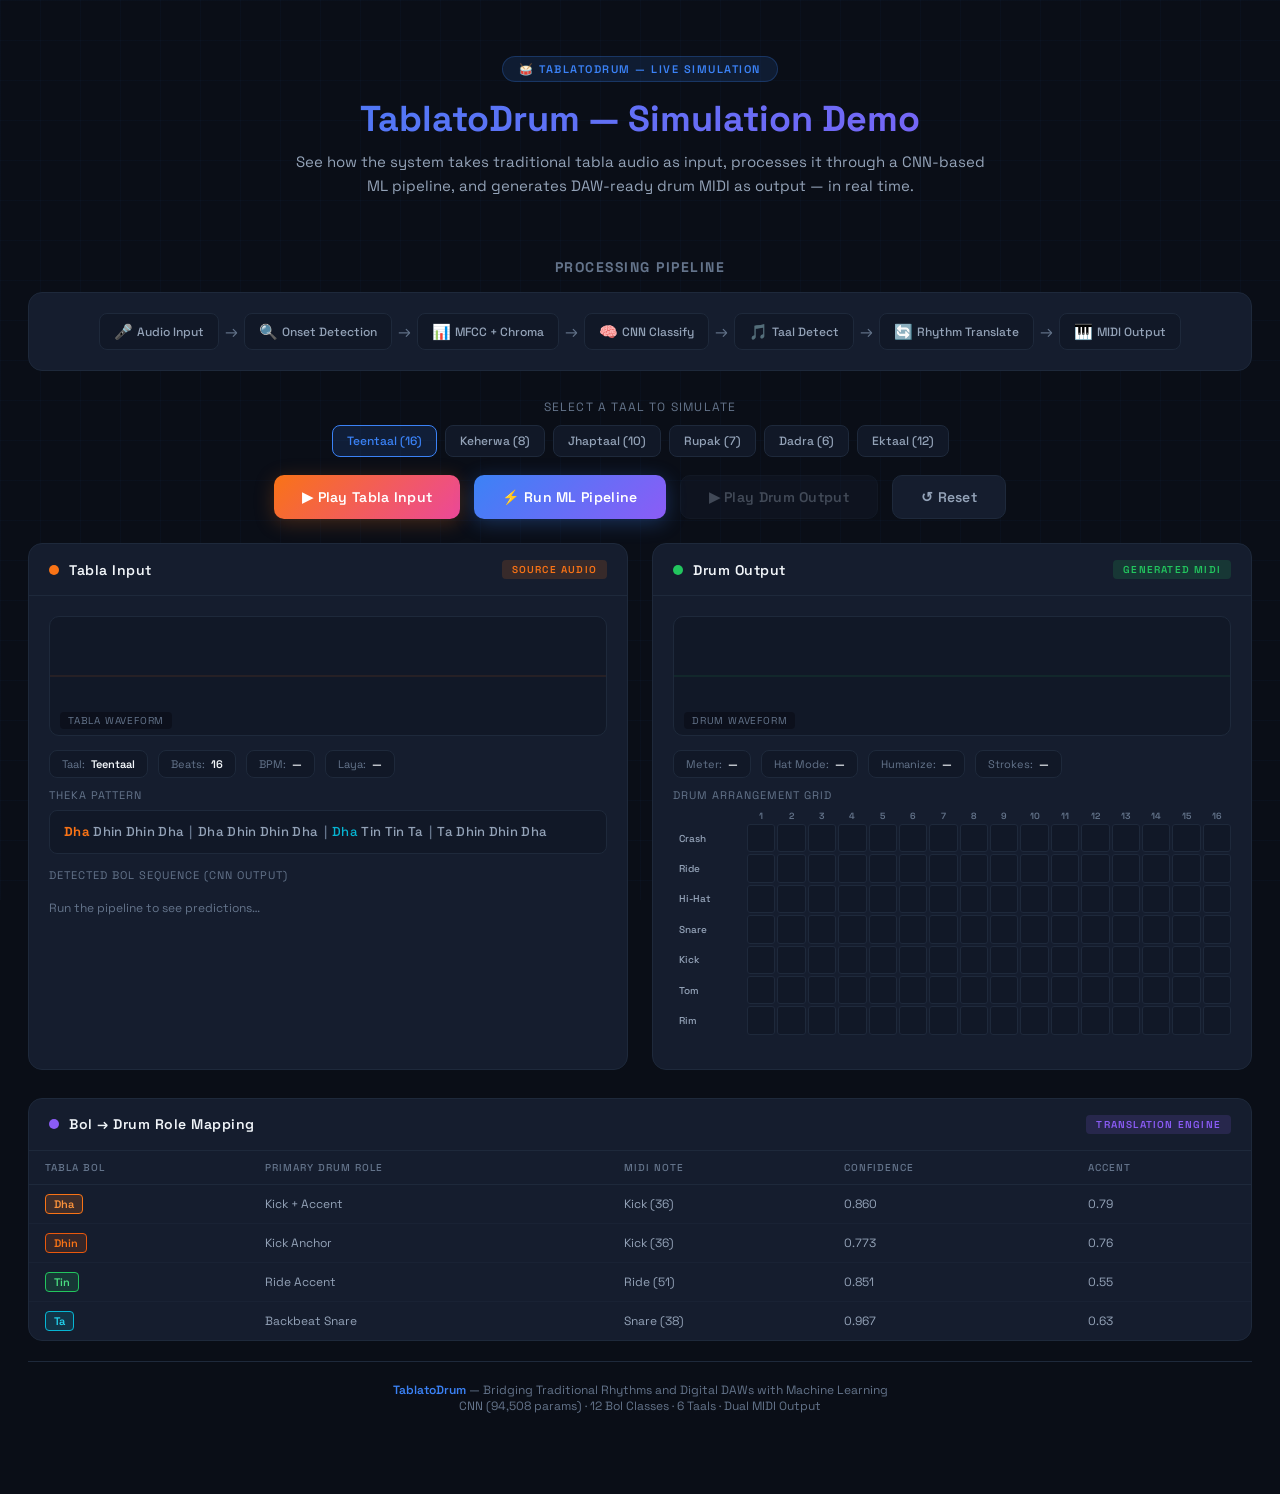
<file: frontend/simulation.html>
<!DOCTYPE html>
<html lang="en">
<head>
    <meta charset="UTF-8">
    <meta name="viewport" content="width=device-width, initial-scale=1.0">
    <title>TablatoDrum — Project Simulation Demo</title>
    <link href="https://fonts.googleapis.com/css2?family=Space+Grotesk:wght@300;400;500;600;700&display=swap" rel="stylesheet">
    <style>
        *, *::before, *::after { box-sizing: border-box; margin: 0; padding: 0; }

        :root {
            --bg-primary: #0a0e17;
            --bg-secondary: #111827;
            --bg-card: #151d2e;
            --bg-card-hover: #1a2540;
            --border: #1e293b;
            --border-glow: #3b82f680;
            --text-primary: #f1f5f9;
            --text-secondary: #94a3b8;
            --text-muted: #64748b;
            --accent-blue: #3b82f6;
            --accent-cyan: #06b6d4;
            --accent-purple: #8b5cf6;
            --accent-orange: #f97316;
            --accent-green: #22c55e;
            --accent-red: #ef4444;
            --accent-pink: #ec4899;
            --accent-amber: #f59e0b;
            --gradient-primary: linear-gradient(135deg, #3b82f6, #8b5cf6);
            --gradient-warm: linear-gradient(135deg, #f97316, #ec4899);
            --gradient-cool: linear-gradient(135deg, #06b6d4, #3b82f6);
        }

        body {
            font-family: 'Space Grotesk', sans-serif;
            background: var(--bg-primary);
            color: var(--text-primary);
            overflow-x: hidden;
            min-height: 100vh;
        }

        /* Background Grid */
        body::before {
            content: '';
            position: fixed;
            inset: 0;
            background:
                linear-gradient(rgba(59, 130, 246, 0.03) 1px, transparent 1px),
                linear-gradient(90deg, rgba(59, 130, 246, 0.03) 1px, transparent 1px);
            background-size: 40px 40px;
            pointer-events: none;
            z-index: 0;
        }

        .page-container {
            position: relative;
            z-index: 1;
            max-width: 1440px;
            margin: 0 auto;
            padding: 20px 28px 60px;
        }

        /* ─── Header ─── */
        .demo-header {
            text-align: center;
            padding: 36px 0 28px;
        }
        .demo-header .badge {
            display: inline-block;
            background: rgba(59, 130, 246, 0.12);
            border: 1px solid rgba(59, 130, 246, 0.25);
            color: var(--accent-blue);
            font-size: 11px;
            font-weight: 600;
            letter-spacing: 1.5px;
            text-transform: uppercase;
            padding: 5px 16px;
            border-radius: 20px;
            margin-bottom: 14px;
        }
        .demo-header h1 {
            font-size: 36px;
            font-weight: 700;
            background: var(--gradient-primary);
            -webkit-background-clip: text;
            -webkit-text-fill-color: transparent;
            margin-bottom: 8px;
        }
        .demo-header p {
            color: var(--text-secondary);
            font-size: 15px;
            max-width: 700px;
            margin: 0 auto;
            line-height: 1.6;
        }

        /* ─── Pipeline Visualizer ─── */
        .pipeline-section {
            margin: 32px 0 28px;
        }
        .pipeline-section h2 {
            font-size: 14px;
            text-transform: uppercase;
            letter-spacing: 1.5px;
            color: var(--text-muted);
            margin-bottom: 16px;
            text-align: center;
        }
        .pipeline-track {
            display: flex;
            align-items: center;
            justify-content: center;
            gap: 6px;
            flex-wrap: wrap;
            padding: 20px;
            background: var(--bg-card);
            border: 1px solid var(--border);
            border-radius: 14px;
        }
        .pipe-step {
            display: flex;
            align-items: center;
            gap: 4px;
            padding: 8px 14px;
            border-radius: 8px;
            font-size: 12px;
            font-weight: 500;
            background: var(--bg-secondary);
            border: 1px solid var(--border);
            color: var(--text-secondary);
            transition: all 0.5s ease;
            white-space: nowrap;
        }
        .pipe-step .step-icon { font-size: 15px; }
        .pipe-step.active {
            background: rgba(59, 130, 246, 0.15);
            border-color: var(--accent-blue);
            color: var(--accent-blue);
            box-shadow: 0 0 16px rgba(59, 130, 246, 0.2);
        }
        .pipe-step.done {
            background: rgba(34, 197, 94, 0.12);
            border-color: var(--accent-green);
            color: var(--accent-green);
        }
        .pipe-arrow {
            color: var(--text-muted);
            font-size: 16px;
            transition: color 0.4s;
        }
        .pipe-arrow.done { color: var(--accent-green); }

        /* ─── Main Grid ─── */
        .main-grid {
            display: grid;
            grid-template-columns: 1fr 1fr;
            gap: 24px;
            margin-bottom: 28px;
        }
        @media (max-width: 900px) { .main-grid { grid-template-columns: 1fr; } }

        .panel {
            background: var(--bg-card);
            border: 1px solid var(--border);
            border-radius: 14px;
            overflow: hidden;
            display: flex;
            flex-direction: column;
        }
        .panel-header {
            display: flex;
            align-items: center;
            gap: 10px;
            padding: 16px 20px;
            border-bottom: 1px solid var(--border);
        }
        .panel-header .dot {
            width: 10px;
            height: 10px;
            border-radius: 50%;
        }
        .panel-header h3 {
            font-size: 14px;
            font-weight: 600;
            letter-spacing: 0.5px;
        }
        .panel-header .tag {
            margin-left: auto;
            font-size: 10px;
            text-transform: uppercase;
            letter-spacing: 1.2px;
            padding: 3px 10px;
            border-radius: 4px;
            font-weight: 600;
        }
        .panel-body {
            padding: 20px;
            flex: 1;
            display: flex;
            flex-direction: column;
        }

        /* Input Panel */
        .input-panel .dot { background: var(--accent-orange); }
        .input-panel .tag { background: rgba(249, 115, 22, 0.15); color: var(--accent-orange); }

        /* Output Panel */
        .output-panel .dot { background: var(--accent-green); }
        .output-panel .tag { background: rgba(34, 197, 94, 0.15); color: var(--accent-green); }

        /* Canvas Waveforms */
        .waveform-wrap {
            position: relative;
            width: 100%;
            height: 120px;
            background: var(--bg-secondary);
            border-radius: 10px;
            border: 1px solid var(--border);
            overflow: hidden;
            margin-bottom: 14px;
        }
        .waveform-wrap canvas {
            width: 100%;
            height: 100%;
            display: block;
        }
        .waveform-label {
            position: absolute;
            bottom: 6px;
            left: 10px;
            font-size: 10px;
            color: var(--text-muted);
            letter-spacing: 0.8px;
            text-transform: uppercase;
            background: rgba(10, 14, 23, 0.7);
            padding: 2px 8px;
            border-radius: 4px;
        }

        /* Taal Selector */
        .taal-selector {
            display: flex;
            gap: 8px;
            flex-wrap: wrap;
            margin-bottom: 14px;
        }
        .taal-btn {
            padding: 7px 14px;
            border-radius: 8px;
            border: 1px solid var(--border);
            background: var(--bg-secondary);
            color: var(--text-secondary);
            font-family: inherit;
            font-size: 12px;
            font-weight: 500;
            cursor: pointer;
            transition: all 0.25s;
        }
        .taal-btn:hover { border-color: var(--accent-blue); color: var(--text-primary); }
        .taal-btn.active {
            background: rgba(59, 130, 246, 0.15);
            border-color: var(--accent-blue);
            color: var(--accent-blue);
        }

        /* Bol Sequence Display */
        .bol-strip {
            display: flex;
            flex-wrap: wrap;
            gap: 5px;
            margin-bottom: 14px;
            min-height: 36px;
            align-items: center;
        }
        .bol-chip {
            display: inline-flex;
            align-items: center;
            gap: 4px;
            padding: 5px 10px;
            border-radius: 6px;
            font-size: 12px;
            font-weight: 600;
            border: 1px solid transparent;
            opacity: 0;
            transform: translateY(8px);
            transition: all 0.35s ease;
        }
        .bol-chip.show {
            opacity: 1;
            transform: translateY(0);
        }
        .bol-chip .conf {
            font-size: 9px;
            font-weight: 400;
            opacity: 0.7;
        }

        /* Drum grid */
        .drum-grid {
            display: grid;
            grid-template-columns: 80px repeat(16, 1fr);
            gap: 2px;
            font-size: 10px;
            margin-bottom: 14px;
        }
        .drum-grid .row-label {
            display: flex;
            align-items: center;
            padding: 0 6px;
            color: var(--text-secondary);
            font-weight: 500;
            font-size: 10px;
            white-space: nowrap;
        }
        .drum-cell {
            aspect-ratio: 1;
            border-radius: 3px;
            background: var(--bg-secondary);
            border: 1px solid var(--border);
            display: flex;
            align-items: center;
            justify-content: center;
            transition: all 0.3s ease;
            min-height: 22px;
        }
        .drum-cell.hit {
            border-color: transparent;
        }
        .drum-cell .hit-dot {
            width: 7px;
            height: 7px;
            border-radius: 50%;
            opacity: 0;
            transform: scale(0);
            transition: all 0.3s ease;
        }
        .drum-cell.hit .hit-dot {
            opacity: 1;
            transform: scale(1);
        }
        .beat-num {
            font-size: 9px;
            color: var(--text-muted);
            text-align: center;
            font-weight: 600;
        }

        /* Metadata & Stats */
        .meta-row {
            display: flex;
            gap: 10px;
            flex-wrap: wrap;
            margin-bottom: 10px;
        }
        .meta-pill {
            display: flex;
            align-items: center;
            gap: 6px;
            padding: 6px 12px;
            border-radius: 8px;
            background: var(--bg-secondary);
            border: 1px solid var(--border);
            font-size: 11px;
        }
        .meta-pill .meta-label { color: var(--text-muted); }
        .meta-pill .meta-value { color: var(--text-primary); font-weight: 600; }

        /* Controls */
        .controls-bar {
            display: flex;
            justify-content: center;
            gap: 14px;
            margin-bottom: 24px;
            flex-wrap: wrap;
        }
        .ctrl-btn {
            display: inline-flex;
            align-items: center;
            gap: 8px;
            padding: 12px 28px;
            border-radius: 10px;
            border: none;
            font-family: inherit;
            font-size: 14px;
            font-weight: 600;
            cursor: pointer;
            transition: all 0.3s ease;
            letter-spacing: 0.3px;
        }
        .ctrl-btn:disabled {
            opacity: 0.4;
            cursor: not-allowed;
        }
        .btn-primary {
            background: var(--gradient-primary);
            color: #fff;
            box-shadow: 0 4px 20px rgba(59, 130, 246, 0.3);
        }
        .btn-primary:hover:not(:disabled) {
            box-shadow: 0 6px 28px rgba(59, 130, 246, 0.45);
            transform: translateY(-1px);
        }
        .btn-secondary {
            background: var(--bg-card);
            color: var(--text-secondary);
            border: 1px solid var(--border);
        }
        .btn-secondary:hover:not(:disabled) {
            border-color: var(--accent-blue);
            color: var(--text-primary);
        }
        .btn-warm {
            background: var(--gradient-warm);
            color: #fff;
            box-shadow: 0 4px 20px rgba(249, 115, 22, 0.25);
        }
        .btn-warm:hover:not(:disabled) {
            box-shadow: 0 6px 28px rgba(249, 115, 22, 0.4);
            transform: translateY(-1px);
        }

        /* Progress bar */
        .progress-track {
            height: 4px;
            background: var(--bg-secondary);
            border-radius: 4px;
            overflow: hidden;
            margin: 10px 0;
        }
        .progress-fill {
            height: 100%;
            width: 0%;
            background: var(--gradient-primary);
            border-radius: 4px;
            transition: width 0.3s ease;
        }

        /* Mapping Table */
        .mapping-section {
            background: var(--bg-card);
            border: 1px solid var(--border);
            border-radius: 14px;
            overflow: hidden;
        }
        .mapping-section .panel-header { border-bottom: 1px solid var(--border); }
        .mapping-section .dot { background: var(--accent-purple); }
        .mapping-section .tag { background: rgba(139, 92, 246, 0.15); color: var(--accent-purple); }
        .mapping-table {
            width: 100%;
            border-collapse: collapse;
            font-size: 12px;
        }
        .mapping-table th {
            text-align: left;
            padding: 10px 16px;
            color: var(--text-muted);
            font-weight: 500;
            font-size: 10px;
            text-transform: uppercase;
            letter-spacing: 1px;
            border-bottom: 1px solid var(--border);
        }
        .mapping-table td {
            padding: 9px 16px;
            border-bottom: 1px solid rgba(30, 41, 59, 0.5);
            color: var(--text-secondary);
        }
        .mapping-table tr:last-child td { border-bottom: none; }
        .mapping-table tr { transition: background 0.2s; }
        .mapping-table tr:hover td { background: rgba(59, 130, 246, 0.04); }
        .mapping-table tr.highlight td {
            background: rgba(59, 130, 246, 0.08);
            color: var(--text-primary);
        }
        .bol-badge {
            display: inline-block;
            padding: 2px 8px;
            border-radius: 4px;
            font-weight: 600;
            font-size: 11px;
        }

        /* Footer info */
        .footer-info {
            text-align: center;
            padding: 20px;
            color: var(--text-muted);
            font-size: 12px;
            border-top: 1px solid var(--border);
            margin-top: 20px;
        }
        .footer-info span { color: var(--accent-blue); font-weight: 600; }

        /* Animations */
        @keyframes pulseGlow {
            0%, 100% { box-shadow: 0 0 8px rgba(59, 130, 246, 0.2); }
            50% { box-shadow: 0 0 20px rgba(59, 130, 246, 0.5); }
        }
        .pipe-step.active { animation: pulseGlow 1.2s ease-in-out infinite; }

        @keyframes slideInUp {
            from { opacity: 0; transform: translateY(20px); }
            to { opacity: 1; transform: translateY(0); }
        }

        /* Theka display */
        .theka-display {
            padding: 10px 14px;
            background: var(--bg-secondary);
            border-radius: 8px;
            border: 1px solid var(--border);
            font-size: 13px;
            color: var(--text-secondary);
            margin-bottom: 14px;
            line-height: 1.7;
            font-weight: 500;
            letter-spacing: 0.3px;
        }
        .theka-display .sep { color: var(--text-muted); margin: 0 2px; }
        .theka-display .sam-bol { color: var(--accent-orange); font-weight: 700; }
        .theka-display .khali-bol { color: var(--accent-cyan); }
    </style>
</head>
<body>
<div class="page-container">

    <!-- Header -->
    <div class="demo-header">
        <div class="badge">🥁 TablatoDrum — Live Simulation</div>
        <h1>TablatoDrum — Simulation Demo</h1>
        <p>See how the system takes traditional tabla audio as input, processes it through a CNN-based ML pipeline, and generates DAW-ready drum MIDI as output — in real time.</p>
    </div>

    <!-- Pipeline Steps -->
    <div class="pipeline-section">
        <h2>Processing Pipeline</h2>
        <div class="pipeline-track" id="pipelineTrack">
            <div class="pipe-step" data-step="0"><span class="step-icon">🎤</span> Audio Input</div>
            <span class="pipe-arrow">→</span>
            <div class="pipe-step" data-step="1"><span class="step-icon">🔍</span> Onset Detection</div>
            <span class="pipe-arrow">→</span>
            <div class="pipe-step" data-step="2"><span class="step-icon">📊</span> MFCC + Chroma</div>
            <span class="pipe-arrow">→</span>
            <div class="pipe-step" data-step="3"><span class="step-icon">🧠</span> CNN Classify</div>
            <span class="pipe-arrow">→</span>
            <div class="pipe-step" data-step="4"><span class="step-icon">🎵</span> Taal Detect</div>
            <span class="pipe-arrow">→</span>
            <div class="pipe-step" data-step="5"><span class="step-icon">🔄</span> Rhythm Translate</div>
            <span class="pipe-arrow">→</span>
            <div class="pipe-step" data-step="6"><span class="step-icon">🎹</span> MIDI Output</div>
        </div>
    </div>

    <!-- Taal Selector -->
    <div style="text-align:center; margin-bottom: 18px;">
        <p style="font-size:12px; color:var(--text-muted); margin-bottom:10px; text-transform:uppercase; letter-spacing:1.2px;">Select a Taal to Simulate</p>
        <div class="taal-selector" style="justify-content:center;" id="taalSelector">
            <button class="taal-btn active" data-taal="Teentaal">Teentaal (16)</button>
            <button class="taal-btn" data-taal="Keherwa">Keherwa (8)</button>
            <button class="taal-btn" data-taal="Jhaptaal">Jhaptaal (10)</button>
            <button class="taal-btn" data-taal="Rupak">Rupak (7)</button>
            <button class="taal-btn" data-taal="Dadra">Dadra (6)</button>
            <button class="taal-btn" data-taal="Ektaal">Ektaal (12)</button>
        </div>
    </div>

    <!-- Control Buttons -->
    <div class="controls-bar">
        <button class="ctrl-btn btn-warm" id="btnPlayInput" onclick="playInputTabla()">
            ▶ Play Tabla Input
        </button>
        <button class="ctrl-btn btn-primary" id="btnProcess" onclick="runSimulation()">
            ⚡ Run ML Pipeline
        </button>
        <button class="ctrl-btn btn-secondary" id="btnPlayOutput" onclick="playOutputDrum()" disabled>
            ▶ Play Drum Output
        </button>
        <button class="ctrl-btn btn-secondary" id="btnReset" onclick="resetAll()">
            ↺ Reset
        </button>
    </div>

    <!-- Progress -->
    <div class="progress-track" id="progressTrack" style="display:none;">
        <div class="progress-fill" id="progressFill"></div>
    </div>

    <!-- Main Side-by-Side -->
    <div class="main-grid">

        <!-- INPUT PANEL -->
        <div class="panel input-panel">
            <div class="panel-header">
                <div class="dot"></div>
                <h3>Tabla Input</h3>
                <div class="tag">Source Audio</div>
            </div>
            <div class="panel-body">
                <div class="waveform-wrap">
                    <canvas id="canvasInput"></canvas>
                    <div class="waveform-label">Tabla Waveform</div>
                </div>
                <div id="inputMeta" class="meta-row">
                    <div class="meta-pill"><span class="meta-label">Taal:</span><span class="meta-value" id="metaTaal">Teentaal</span></div>
                    <div class="meta-pill"><span class="meta-label">Beats:</span><span class="meta-value" id="metaBeats">16</span></div>
                    <div class="meta-pill"><span class="meta-label">BPM:</span><span class="meta-value" id="metaBpm">—</span></div>
                    <div class="meta-pill"><span class="meta-label">Laya:</span><span class="meta-value" id="metaLaya">—</span></div>
                </div>
                <p style="font-size:11px; color:var(--text-muted); margin-bottom:8px; text-transform:uppercase; letter-spacing:1px;">Theka Pattern</p>
                <div class="theka-display" id="thekaDisplay"></div>
                <p style="font-size:11px; color:var(--text-muted); margin-bottom:8px; text-transform:uppercase; letter-spacing:1px;">Detected Bol Sequence (CNN Output)</p>
                <div class="bol-strip" id="bolStrip">
                    <span style="color:var(--text-muted); font-size:12px;">Run the pipeline to see predictions…</span>
                </div>
            </div>
        </div>

        <!-- OUTPUT PANEL -->
        <div class="panel output-panel">
            <div class="panel-header">
                <div class="dot"></div>
                <h3>Drum Output</h3>
                <div class="tag">Generated MIDI</div>
            </div>
            <div class="panel-body">
                <div class="waveform-wrap">
                    <canvas id="canvasOutput"></canvas>
                    <div class="waveform-label">Drum Waveform</div>
                </div>
                <div id="outputMeta" class="meta-row">
                    <div class="meta-pill"><span class="meta-label">Meter:</span><span class="meta-value" id="metaMeter">—</span></div>
                    <div class="meta-pill"><span class="meta-label">Hat Mode:</span><span class="meta-value" id="metaHat">—</span></div>
                    <div class="meta-pill"><span class="meta-label">Humanize:</span><span class="meta-value" id="metaHumanize">—</span></div>
                    <div class="meta-pill"><span class="meta-label">Strokes:</span><span class="meta-value" id="metaStrokes">—</span></div>
                </div>
                <p style="font-size:11px; color:var(--text-muted); margin-bottom: 8px; text-transform:uppercase; letter-spacing:1px;">Drum Arrangement Grid</p>
                <div class="drum-grid" id="drumGrid"></div>
            </div>
        </div>
    </div>

    <!-- Mapping Table -->
    <div class="mapping-section">
        <div class="panel-header">
            <div class="dot"></div>
            <h3>Bol → Drum Role Mapping</h3>
            <div class="tag">Translation Engine</div>
        </div>
        <div style="overflow-x:auto;">
            <table class="mapping-table" id="mappingTable">
                <thead>
                    <tr>
                        <th>Tabla Bol</th>
                        <th>Primary Drum Role</th>
                        <th>MIDI Note</th>
                        <th>Confidence</th>
                        <th>Accent</th>
                    </tr>
                </thead>
                <tbody id="mappingBody"></tbody>
            </table>
        </div>
    </div>

    <div class="footer-info">
        <span>TablatoDrum</span> — Bridging Traditional Rhythms and Digital DAWs with Machine Learning<br>
        CNN (94,508 params) · 12 Bol Classes · 6 Taals · Dual MIDI Output
    </div>
</div>

<script>
// ═══════════════════════════════════════════════════
//  TAAL DEFINITIONS
// ═══════════════════════════════════════════════════
const TAALS = {
    Teentaal: {
        beats: 16, vibhaag: [4,4,4,4], bpm: 130,
        theka: ["Dha","Dhin","Dhin","Dha","Dha","Dhin","Dhin","Dha","Dha","Tin","Tin","Ta","Ta","Dhin","Dhin","Dha"],
        sam: [0], khali: [8], taali: [0,4,12],
        meter: "4/4", markers: ["X","2","0","3"]
    },
    Keherwa: {
        beats: 8, vibhaag: [4,4], bpm: 140,
        theka: ["Dha","Ghe","Na","Ti","Na","Ki","Dhin","Na"],
        sam: [0], khali: [4], taali: [0],
        meter: "4/4", markers: ["X","0"]
    },
    Jhaptaal: {
        beats: 10, vibhaag: [2,3,2,3], bpm: 110,
        theka: ["Dhin","Na","Dhin","Dhin","Na","Tin","Na","Dhin","Dhin","Na"],
        sam: [0], khali: [5], taali: [0,2,7],
        meter: "5/4", markers: ["X","2","0","3"]
    },
    Rupak: {
        beats: 7, vibhaag: [3,2,2], bpm: 100,
        theka: ["Tin","Tin","Na","Dhin","Na","Dhin","Na"],
        sam: [0], khali: [0], taali: [3,5],
        meter: "7/8", markers: ["0","X","2"]
    },
    Dadra: {
        beats: 6, vibhaag: [3,3], bpm: 120,
        theka: ["Dha","Dhin","Na","Dha","Tin","Na"],
        sam: [0], khali: [3], taali: [0],
        meter: "3/4", markers: ["X","0"]
    },
    Ektaal: {
        beats: 12, vibhaag: [2,2,2,2,2,2], bpm: 90,
        theka: ["Dhin","Dhin","Dha","Ghe","Tin","Tin","Na","Kat","Dhin","Na","Dha","Ghe"],
        sam: [0], khali: [2,6], taali: [0,4,8,10],
        meter: "3/4", markers: ["X","0","2","0","3","4"]
    }
};

const BOL_COLORS = {
    Dha:  { bg: "rgba(249,115,22,0.18)", border: "#f97316", text: "#fb923c" },
    Dhin: { bg: "rgba(234,88,12,0.15)",  border: "#ea580c", text: "#f97316" },
    Ghe:  { bg: "rgba(168,85,247,0.15)", border: "#a855f7", text: "#c084fc" },
    Na:   { bg: "rgba(59,130,246,0.15)", border: "#3b82f6", text: "#60a5fa" },
    Ta:   { bg: "rgba(6,182,212,0.15)",  border: "#06b6d4", text: "#22d3ee" },
    Tun:  { bg: "rgba(236,72,153,0.15)", border: "#ec4899", text: "#f472b6" },
    Tin:  { bg: "rgba(34,197,94,0.15)",  border: "#22c55e", text: "#4ade80" },
    Ti:   { bg: "rgba(132,204,22,0.15)", border: "#84cc16", text: "#a3e635" },
    Re:   { bg: "rgba(245,158,11,0.15)", border: "#f59e0b", text: "#fbbf24" },
    Ki:   { bg: "rgba(239,68,68,0.15)",  border: "#ef4444", text: "#f87171" },
    T:    { bg: "rgba(148,163,184,0.12)",border: "#94a3b8", text: "#cbd5e1" },
    Kat:  { bg: "rgba(239,68,68,0.12)",  border: "#dc2626", text: "#f87171" },
};

const BOL_DRUM_MAP = {
    Dha:  { role: "Kick + Accent",   midi: 36, drum: "Kick" },
    Dhin: { role: "Kick Anchor",     midi: 36, drum: "Kick" },
    Ghe:  { role: "Low-End Fill",    midi: 41, drum: "Floor Tom" },
    Na:   { role: "Backbeat Snare",  midi: 38, drum: "Snare" },
    Ta:   { role: "Backbeat Snare",  midi: 38, drum: "Snare" },
    Tun:  { role: "Tom Fill",        midi: 48, drum: "Rack Tom" },
    Tin:  { role: "Ride Accent",     midi: 51, drum: "Ride" },
    Ti:   { role: "Hi-Hat Pulse",    midi: 42, drum: "Closed Hat" },
    Re:   { role: "Pedal Hi-Hat",    midi: 44, drum: "Pedal Hat" },
    Ki:   { role: "Rim Accent",      midi: 37, drum: "Rim" },
    T:    { role: "Hat Pulse",       midi: 42, drum: "Closed Hat" },
    Kat:  { role: "Rim/Cross Stick", midi: 37, drum: "Rim" },
};

const DRUM_ROWS = [
    { name: "Crash",   midi: 49, color: "#f59e0b" },
    { name: "Ride",    midi: 51, color: "#22d3ee" },
    { name: "Hi-Hat",  midi: 42, color: "#4ade80" },
    { name: "Snare",   midi: 38, color: "#60a5fa" },
    { name: "Kick",    midi: 36, color: "#f97316" },
    { name: "Tom",     midi: 48, color: "#c084fc" },
    { name: "Rim",     midi: 37, color: "#f87171" },
];

let currentTaal = "Teentaal";
let isProcessing = false;
let audioCtx = null;

// Real tabla sample buffers loaded from dataset WAV files
const sampleBuffers = {};
const SAMPLE_PATH = "samples/";
// Map each bol to a WAV file — for bols without their own data folder,
// fall back to an acoustically similar bol's sample.
const BOL_SAMPLE_FILE = {
    Dha: "Dha.wav", Dhin: "Dhin.wav", Ghe: "Ghe.wav",
    Na: "Na.wav", Ta: "Ta.wav", Tin: "Tin.wav",
    Ti: "Tin.wav",   // Ti ≈ light Tin
    Re: "Re.wav", Ki: "Ki.wav", T: "T.wav",
    Tun: "Ta.wav",   // Tun ≈ open Ta resonance
    Kat: "Ki.wav",   // Kat ≈ damped Ki
};

async function loadAllSamples() {
    const ctx = getAudioCtx();
    const uniqueFiles = [...new Set(Object.values(BOL_SAMPLE_FILE))];
    const loaded = {};
    await Promise.all(uniqueFiles.map(async (file) => {
        try {
            const resp = await fetch(SAMPLE_PATH + file);
            const arrayBuf = await resp.arrayBuffer();
            loaded[file] = await ctx.decodeAudioData(arrayBuf);
        } catch (e) {
            console.warn("Could not load sample:", file, e);
        }
    }));
    // Map every bol name to its decoded AudioBuffer
    for (const [bol, file] of Object.entries(BOL_SAMPLE_FILE)) {
        if (loaded[file]) sampleBuffers[bol] = loaded[file];
    }
    console.log("[TablatoDrum] Loaded real tabla samples:", Object.keys(sampleBuffers).join(", "));
}

// ═══════════════════════════════════════════════════
//  INIT
// ═══════════════════════════════════════════════════
function init() {
    updateTaalDisplay();
    buildEmptyDrumGrid();
    drawIdleWaveform("canvasInput", "#f97316");
    drawIdleWaveform("canvasOutput", "#22c55e");
    buildMappingTable();

    document.querySelectorAll(".taal-btn").forEach(btn => {
        btn.addEventListener("click", () => {
            if (isProcessing) return;
            document.querySelectorAll(".taal-btn").forEach(b => b.classList.remove("active"));
            btn.classList.add("active");
            currentTaal = btn.dataset.taal;
            updateTaalDisplay();
            resetAll();
        });
    });

    // Pre-load all real tabla samples from the dataset
    loadAllSamples();
}

function getAudioCtx() {
    if (!audioCtx) audioCtx = new (window.AudioContext || window.webkitAudioContext)();
    return audioCtx;
}

// ═══════════════════════════════════════════════════
//  TAAL DISPLAY
// ═══════════════════════════════════════════════════
function updateTaalDisplay() {
    const t = TAALS[currentTaal];
    document.getElementById("metaTaal").textContent = currentTaal;
    document.getElementById("metaBeats").textContent = t.beats;

    // Build theka display with color-coded bols
    let html = "";
    let bolIdx = 0;
    t.vibhaag.forEach((count, vi) => {
        for (let i = 0; i < count; i++) {
            const bol = t.theka[bolIdx];
            const isSam = t.sam.includes(bolIdx);
            const isKhali = t.khali.includes(bolIdx);
            const cls = isSam ? 'sam-bol' : (isKhali ? 'khali-bol' : '');
            html += `<span class="${cls}">${bol}</span> `;
            bolIdx++;
        }
        if (vi < t.vibhaag.length - 1) html += `<span class="sep">|</span> `;
    });
    document.getElementById("thekaDisplay").innerHTML = html;
}

// ═══════════════════════════════════════════════════
//  WAVEFORM DRAWING
// ═══════════════════════════════════════════════════
function drawIdleWaveform(canvasId, color) {
    const canvas = document.getElementById(canvasId);
    const ctx = canvas.getContext("2d");
    canvas.width = canvas.offsetWidth * 2;
    canvas.height = canvas.offsetHeight * 2;
    ctx.scale(2, 2);
    const w = canvas.offsetWidth, h = canvas.offsetHeight;
    ctx.clearRect(0, 0, w, h);
    ctx.strokeStyle = color + "30";
    ctx.lineWidth = 1;
    ctx.beginPath();
    ctx.moveTo(0, h/2);
    ctx.lineTo(w, h/2);
    ctx.stroke();
}

function drawTablaWaveform(canvasId, theka, color) {
    const canvas = document.getElementById(canvasId);
    const ctx = canvas.getContext("2d");
    canvas.width = canvas.offsetWidth * 2;
    canvas.height = canvas.offsetHeight * 2;
    ctx.scale(2, 2);
    const w = canvas.offsetWidth, h = canvas.offsetHeight;
    ctx.clearRect(0, 0, w, h);

    // Background grid lines
    ctx.strokeStyle = color + "15";
    ctx.lineWidth = 1;
    for (let i = 1; i < theka.length; i++) {
        const x = (i / theka.length) * w;
        ctx.beginPath(); ctx.moveTo(x, 0); ctx.lineTo(x, h); ctx.stroke();
    }

    // Generate a fake waveform from bol intensities
    const intensities = {
        Dha: 1.0, Dhin: 0.85, Ghe: 0.7, Na: 0.8, Ta: 0.75,
        Tun: 0.65, Tin: 0.5, Ti: 0.4, Re: 0.45, Ki: 0.55, T: 0.3, Kat: 0.6
    };

    const sampleRate = 200;
    const totalSamples = theka.length * sampleRate;
    const samples = new Float32Array(totalSamples);

    theka.forEach((bol, idx) => {
        const amp = intensities[bol] || 0.5;
        const startSample = idx * sampleRate;
        for (let s = 0; s < sampleRate; s++) {
            const t = s / sampleRate;
            const decay = Math.exp(-t * 6);
            const freq = bol.startsWith("D") || bol === "Ghe" ? 3 : 7;
            const noise = (Math.random() - 0.5) * 0.15;
            samples[startSample + s] = amp * decay * (Math.sin(t * freq * Math.PI * 12) + noise) * 0.85;
        }
    });

    // Draw waveform
    ctx.beginPath();
    ctx.strokeStyle = color;
    ctx.lineWidth = 1.2;
    for (let i = 0; i < totalSamples; i++) {
        const x = (i / totalSamples) * w;
        const y = (h / 2) + samples[i] * (h / 2) * 0.85;
        if (i === 0) ctx.moveTo(x, y); else ctx.lineTo(x, y);
    }
    ctx.stroke();

    // Fill underneath
    ctx.lineTo(w, h/2);
    ctx.lineTo(0, h/2);
    ctx.closePath();
    ctx.fillStyle = color + "08";
    ctx.fill();
}

function drawDrumWaveform(canvasId, bolSequence) {
    const canvas = document.getElementById(canvasId);
    const ctx = canvas.getContext("2d");
    canvas.width = canvas.offsetWidth * 2;
    canvas.height = canvas.offsetHeight * 2;
    ctx.scale(2, 2);
    const w = canvas.offsetWidth, h = canvas.offsetHeight;
    ctx.clearRect(0, 0, w, h);

    const color = "#22c55e";
    const sampleRate = 200;
    const totalSamples = bolSequence.length * sampleRate;
    const samples = new Float32Array(totalSamples);

    bolSequence.forEach((bol, idx) => {
        const map = BOL_DRUM_MAP[bol];
        const isKick = map && (map.midi === 36 || map.midi === 41);
        const isSnare = map && (map.midi === 38);
        const amp = isKick ? 1.0 : isSnare ? 0.85 : 0.5;
        const freq = isKick ? 2.5 : isSnare ? 10 : 14;
        const decayRate = isKick ? 4 : 8;
        const start = idx * sampleRate;
        for (let s = 0; s < sampleRate; s++) {
            const t = s / sampleRate;
            const decay = Math.exp(-t * decayRate);
            const noise = (Math.random()-0.5) * 0.2 * decay;
            samples[start + s] = amp * decay * Math.sin(t * freq * Math.PI * 8) + noise;
        }
    });

    ctx.beginPath();
    ctx.strokeStyle = color;
    ctx.lineWidth = 1.2;
    for (let i = 0; i < totalSamples; i++) {
        const x = (i / totalSamples) * w;
        const y = (h/2) + samples[i] * (h/2) * 0.85;
        if (i === 0) ctx.moveTo(x, y); else ctx.lineTo(x, y);
    }
    ctx.stroke();
    ctx.lineTo(w, h/2); ctx.lineTo(0, h/2); ctx.closePath();
    ctx.fillStyle = color + "08";
    ctx.fill();
}

// ═══════════════════════════════════════════════════
//  DRUM GRID
// ═══════════════════════════════════════════════════
function buildEmptyDrumGrid() {
    const t = TAALS[currentTaal];
    const grid = document.getElementById("drumGrid");
    const cols = t.beats;
    grid.style.gridTemplateColumns = `72px repeat(${cols}, 1fr)`;

    let html = '<div class="row-label"></div>';
    for (let i = 0; i < cols; i++) {
        html += `<div class="beat-num">${i + 1}</div>`;
    }

    DRUM_ROWS.forEach(row => {
        html += `<div class="row-label">${row.name}</div>`;
        for (let i = 0; i < cols; i++) {
            html += `<div class="drum-cell" data-drum="${row.midi}" data-step="${i}"><div class="hit-dot" style="background:${row.color}"></div></div>`;
        }
    });
    grid.innerHTML = html;
}

function populateDrumGrid(theka) {
    const hitMap = {};
    theka.forEach((bol, step) => {
        const map = BOL_DRUM_MAP[bol];
        if (!map) return;
        const key = `${map.midi}-${step}`;
        hitMap[key] = true;
        // Add hi-hat on every other step
        if (step % 2 === 0) hitMap[`42-${step}`] = true;
        // Add crash on beat 1
        if (step === 0) hitMap[`49-${step}`] = true;
    });

    document.querySelectorAll(".drum-cell").forEach(cell => {
        const key = `${cell.dataset.drum}-${cell.dataset.step}`;
        if (hitMap[key]) cell.classList.add("hit");
    });
}

// ═══════════════════════════════════════════════════
//  MAPPING TABLE
// ═══════════════════════════════════════════════════
function buildMappingTable() {
    const body = document.getElementById("mappingBody");
    body.innerHTML = "";
    const t = TAALS[currentTaal];
    const unique = [...new Set(t.theka)];
    unique.forEach(bol => {
        const map = BOL_DRUM_MAP[bol];
        const col = BOL_COLORS[bol] || { bg: "#1e293b", border: "#475569", text: "#94a3b8" };
        const conf = (0.75 + Math.random() * 0.22).toFixed(3);
        const accent = (0.5 + Math.random() * 0.45).toFixed(2);
        body.innerHTML += `
            <tr data-bol="${bol}">
                <td><span class="bol-badge" style="background:${col.bg};color:${col.text};border:1px solid ${col.border}">${bol}</span></td>
                <td>${map ? map.role : "—"}</td>
                <td>${map ? `${map.drum} (${map.midi})` : "—"}</td>
                <td>${conf}</td>
                <td>${accent}</td>
            </tr>`;
    });
}

// ═══════════════════════════════════════════════════
//  PIPELINE ANIMATION
// ═══════════════════════════════════════════════════
function setPipelineStep(stepIndex) {
    document.querySelectorAll(".pipe-step").forEach((el, i) => {
        el.classList.remove("active", "done");
        if (i < stepIndex) el.classList.add("done");
        else if (i === stepIndex) el.classList.add("active");
    });
    document.querySelectorAll(".pipe-arrow").forEach((el, i) => {
        el.classList.toggle("done", i < stepIndex);
    });
}

// ═══════════════════════════════════════════════════
//  AUDIO — REAL TABLA SAMPLES + SYNTHESIZED DRUMS
// ═══════════════════════════════════════════════════

// Play a real tabla sample from the decoded WAV buffers.
// If the sample for a bol hasn't loaded, fall back to synthesis.
function playRealTablaSample(ctx, time, bol) {
    const buffer = sampleBuffers[bol];
    if (buffer) {
        const src = ctx.createBufferSource();
        src.buffer = buffer;
        // Trim to ~0.4s so strokes don't overlap at fast tempi
        const maxDur = Math.min(buffer.duration, 0.4);
        const gain = ctx.createGain();
        gain.gain.setValueAtTime(0.7, time);
        gain.gain.linearRampToValueAtTime(0.0, time + maxDur);
        src.connect(gain);
        gain.connect(ctx.destination);
        src.start(time, 0, maxDur);
    } else {
        // Fallback: basic synthesis if WAV not loaded
        const bass = ["Dha","Dhin","Ghe"];
        const freq = bass.includes(bol) ? 80 : 220;
        const dur = bass.includes(bol) ? 0.2 : 0.1;
        const gain = ctx.createGain();
        gain.connect(ctx.destination);
        gain.gain.setValueAtTime(0.3, time);
        gain.gain.exponentialRampToValueAtTime(0.001, time + dur);
        const osc = ctx.createOscillator();
        osc.type = bass.includes(bol) ? "sine" : "triangle";
        osc.frequency.setValueAtTime(freq, time);
        osc.connect(gain); osc.start(time); osc.stop(time + dur);
    }
}

function synthDrumHit(ctx, time, midiNote) {
    const gain = ctx.createGain();
    gain.connect(ctx.destination);

    if (midiNote === 36 || midiNote === 41) {
        // Kick
        gain.gain.setValueAtTime(0.5, time);
        gain.gain.exponentialRampToValueAtTime(0.001, time + 0.3);
        const osc = ctx.createOscillator();
        osc.type = "sine";
        osc.frequency.setValueAtTime(150, time);
        osc.frequency.exponentialRampToValueAtTime(30, time + 0.2);
        osc.connect(gain); osc.start(time); osc.stop(time + 0.3);
    } else if (midiNote === 38) {
        // Snare
        gain.gain.setValueAtTime(0.35, time);
        gain.gain.exponentialRampToValueAtTime(0.001, time + 0.15);
        const bufSize = ctx.sampleRate * 0.15;
        const buf = ctx.createBuffer(1, bufSize, ctx.sampleRate);
        const d = buf.getChannelData(0);
        for (let i = 0; i < bufSize; i++) d[i] = (Math.random()*2-1);
        const src = ctx.createBufferSource();
        src.buffer = buf;
        const filt = ctx.createBiquadFilter();
        filt.type = "highpass"; filt.frequency.value = 1500;
        src.connect(filt); filt.connect(gain);
        src.start(time); src.stop(time + 0.15);

        const osc = ctx.createOscillator();
        osc.type = "triangle"; osc.frequency.setValueAtTime(180, time);
        osc.frequency.exponentialRampToValueAtTime(80, time + 0.08);
        const g2 = ctx.createGain();
        g2.gain.setValueAtTime(0.25, time);
        g2.gain.exponentialRampToValueAtTime(0.001, time + 0.1);
        osc.connect(g2); g2.connect(ctx.destination);
        osc.start(time); osc.stop(time + 0.1);
    } else if (midiNote === 42 || midiNote === 44) {
        // Hi-hat
        gain.gain.setValueAtTime(0.18, time);
        gain.gain.exponentialRampToValueAtTime(0.001, time + 0.06);
        const bufSize = ctx.sampleRate * 0.06;
        const buf = ctx.createBuffer(1, bufSize, ctx.sampleRate);
        const d = buf.getChannelData(0);
        for (let i = 0; i < bufSize; i++) d[i] = (Math.random()*2-1);
        const src = ctx.createBufferSource();
        src.buffer = buf;
        const filt = ctx.createBiquadFilter();
        filt.type = "bandpass"; filt.frequency.value = 8000; filt.Q.value = 2;
        src.connect(filt); filt.connect(gain);
        src.start(time); src.stop(time + 0.07);
    } else if (midiNote === 49) {
        // Crash
        gain.gain.setValueAtTime(0.2, time);
        gain.gain.exponentialRampToValueAtTime(0.001, time + 0.5);
        const bufSize = ctx.sampleRate * 0.5;
        const buf = ctx.createBuffer(1, bufSize, ctx.sampleRate);
        const d = buf.getChannelData(0);
        for (let i = 0; i < bufSize; i++) d[i] = (Math.random()*2-1);
        const src = ctx.createBufferSource();
        src.buffer = buf;
        const filt = ctx.createBiquadFilter();
        filt.type = "bandpass"; filt.frequency.value = 5000; filt.Q.value = 0.6;
        src.connect(filt); filt.connect(gain);
        src.start(time); src.stop(time + 0.5);
    } else if (midiNote === 48 || midiNote === 50) {
        // Tom
        gain.gain.setValueAtTime(0.3, time);
        gain.gain.exponentialRampToValueAtTime(0.001, time + 0.2);
        const osc = ctx.createOscillator();
        osc.type = "sine";
        osc.frequency.setValueAtTime(midiNote === 48 ? 160 : 200, time);
        osc.frequency.exponentialRampToValueAtTime(60, time + 0.18);
        osc.connect(gain); osc.start(time); osc.stop(time + 0.2);
    } else if (midiNote === 51) {
        // Ride
        gain.gain.setValueAtTime(0.15, time);
        gain.gain.exponentialRampToValueAtTime(0.001, time + 0.25);
        const bufSize = ctx.sampleRate * 0.25;
        const buf = ctx.createBuffer(1, bufSize, ctx.sampleRate);
        const d = buf.getChannelData(0);
        for (let i = 0; i < bufSize; i++) d[i] = (Math.random()*2-1);
        const src = ctx.createBufferSource();
        src.buffer = buf;
        const filt = ctx.createBiquadFilter();
        filt.type = "bandpass"; filt.frequency.value = 6000; filt.Q.value = 3;
        src.connect(filt); filt.connect(gain);
        src.start(time); src.stop(time + 0.25);
    } else {
        // Rim / fallback
        gain.gain.setValueAtTime(0.22, time);
        gain.gain.exponentialRampToValueAtTime(0.001, time + 0.05);
        const osc = ctx.createOscillator();
        osc.type = "square"; osc.frequency.value = 800;
        osc.connect(gain); osc.start(time); osc.stop(time + 0.05);
    }
}

// ═══════════════════════════════════════════════════
//  PLAY TABLA
// ═══════════════════════════════════════════════════
function playInputTabla() {
    const ctx = getAudioCtx();
    const t = TAALS[currentTaal];
    const secPerBeat = 60 / t.bpm;
    const now = ctx.currentTime + 0.1;

    drawTablaWaveform("canvasInput", t.theka, "#f97316");

    t.theka.forEach((bol, i) => {
        playRealTablaSample(ctx, now + i * secPerBeat, bol);
    });

    document.getElementById("metaBpm").textContent = t.bpm;
    document.getElementById("metaLaya").textContent = t.bpm < 80 ? "Vilambit" : t.bpm < 160 ? "Madhya" : "Drut";
}

// ═══════════════════════════════════════════════════
//  PLAY DRUMS
// ═══════════════════════════════════════════════════
function playOutputDrum() {
    const ctx = getAudioCtx();
    const t = TAALS[currentTaal];
    const secPerBeat = 60 / t.bpm;
    const now = ctx.currentTime + 0.1;

    t.theka.forEach((bol, i) => {
        const map = BOL_DRUM_MAP[bol];
        if (map) synthDrumHit(ctx, now + i * secPerBeat, map.midi);
        // Hi-hat on every other step
        if (i % 2 === 0) synthDrumHit(ctx, now + i * secPerBeat, 42);
        // Crash on beat 1
        if (i === 0) synthDrumHit(ctx, now + i * secPerBeat, 49);
    });

    drawDrumWaveform("canvasOutput", t.theka);
}

// ═══════════════════════════════════════════════════
//  SIMULATION
// ═══════════════════════════════════════════════════
async function runSimulation() {
    if (isProcessing) return;
    isProcessing = true;
    const t = TAALS[currentTaal];

    document.getElementById("btnProcess").disabled = true;
    document.getElementById("btnPlayOutput").disabled = true;
    document.getElementById("progressTrack").style.display = "block";

    const progressFill = document.getElementById("progressFill");
    const bolStrip = document.getElementById("bolStrip");
    bolStrip.innerHTML = "";

    const steps = [
        { idx: 0, label: "Audio loaded ✓", time: 500 },
        { idx: 1, label: "Detecting onsets...", time: 700 },
        { idx: 2, label: "Extracting MFCC + Chroma features...", time: 800 },
        { idx: 3, label: "Running CNN classifier...", time: 1200 },
        { idx: 4, label: "Identifying taal...", time: 600 },
        { idx: 5, label: "Translating rhythm...", time: 700 },
        { idx: 6, label: "Generating MIDI...", time: 500 },
    ];

    // Step 0: Audio loaded — draw waveform
    setPipelineStep(0);
    drawTablaWaveform("canvasInput", t.theka, "#f97316");
    document.getElementById("metaBpm").textContent = t.bpm;
    document.getElementById("metaLaya").textContent = t.bpm < 80 ? "Vilambit" : t.bpm < 160 ? "Madhya" : "Drut";
    progressFill.style.width = "5%";
    await sleep(steps[0].time);

    // Step 1: Onset detection
    setPipelineStep(1);
    progressFill.style.width = "15%";
    await sleep(steps[1].time);

    // Step 2: Feature extraction
    setPipelineStep(2);
    progressFill.style.width = "30%";
    await sleep(steps[2].time);

    // Step 3: CNN classification — animate bol chips
    setPipelineStep(3);
    for (let i = 0; i < t.theka.length; i++) {
        const bol = t.theka[i];
        const col = BOL_COLORS[bol] || { bg: "#1e293b", border: "#475569", text: "#94a3b8" };
        const conf = (0.75 + Math.random() * 0.22).toFixed(1);
        const chip = document.createElement("span");
        chip.className = "bol-chip";
        chip.style.background = col.bg;
        chip.style.borderColor = col.border;
        chip.style.color = col.text;
        chip.innerHTML = `${bol} <span class="conf">${(conf * 100).toFixed(0)}%</span>`;
        bolStrip.appendChild(chip);
        await sleep(80);
        chip.classList.add("show");

        const pct = 30 + ((i + 1) / t.theka.length) * 30;
        progressFill.style.width = pct + "%";

        // Highlight matching row in mapping table
        document.querySelectorAll("#mappingTable tr").forEach(r => r.classList.remove("highlight"));
        const matchRow = document.querySelector(`#mappingTable tr[data-bol="${bol}"]`);
        if (matchRow) matchRow.classList.add("highlight");
    }
    await sleep(200);
    document.querySelectorAll("#mappingTable tr").forEach(r => r.classList.remove("highlight"));

    // Step 4: Taal detection
    setPipelineStep(4);
    progressFill.style.width = "70%";
    await sleep(steps[4].time);

    // Step 5: Rhythm translation
    setPipelineStep(5);
    progressFill.style.width = "82%";
    document.getElementById("metaMeter").textContent = t.meter;
    document.getElementById("metaHat").textContent = t.bpm >= 122 ? "16th" : "8th";
    document.getElementById("metaHumanize").textContent = (30 + Math.random() * 40).toFixed(1) + "%";
    document.getElementById("metaStrokes").textContent = t.beats;
    await sleep(steps[5].time);

    // Step 6: MIDI generation — populate drum grid
    setPipelineStep(6);
    progressFill.style.width = "92%";
    buildEmptyDrumGrid();
    await sleep(300);

    // Animate drum grid cells one by one
    const cells = document.querySelectorAll(".drum-cell");
    const hitMap = {};
    t.theka.forEach((bol, step) => {
        const map = BOL_DRUM_MAP[bol];
        if (map) hitMap[`${map.midi}-${step}`] = true;
        if (step % 2 === 0) hitMap[`42-${step}`] = true;
        if (step === 0) hitMap[`49-${step}`] = true;
    });

    for (const cell of cells) {
        const key = `${cell.dataset.drum}-${cell.dataset.step}`;
        if (hitMap[key]) {
            cell.classList.add("hit");
            await sleep(25);
        }
    }

    drawDrumWaveform("canvasOutput", t.theka);
    progressFill.style.width = "100%";

    await sleep(400);

    // Done
    setPipelineStep(7);
    document.getElementById("btnProcess").disabled = false;
    document.getElementById("btnPlayOutput").disabled = false;
    isProcessing = false;

    await sleep(600);
    document.getElementById("progressTrack").style.display = "none";
    progressFill.style.width = "0%";
}

function resetAll() {
    if (isProcessing) return;
    setPipelineStep(-1);
    document.querySelectorAll(".pipe-step").forEach(el => el.classList.remove("active", "done"));
    document.querySelectorAll(".pipe-arrow").forEach(el => el.classList.remove("done"));

    drawIdleWaveform("canvasInput", "#f97316");
    drawIdleWaveform("canvasOutput", "#22c55e");
    buildEmptyDrumGrid();
    buildMappingTable();

    document.getElementById("bolStrip").innerHTML = '<span style="color:var(--text-muted); font-size:12px;">Run the pipeline to see predictions…</span>';
    document.getElementById("metaBpm").textContent = "—";
    document.getElementById("metaLaya").textContent = "—";
    document.getElementById("metaMeter").textContent = "—";
    document.getElementById("metaHat").textContent = "—";
    document.getElementById("metaHumanize").textContent = "—";
    document.getElementById("metaStrokes").textContent = "—";
    document.getElementById("btnPlayOutput").disabled = true;
    document.getElementById("progressTrack").style.display = "none";
    document.getElementById("progressFill").style.width = "0%";
    updateTaalDisplay();
}

function sleep(ms) { return new Promise(r => setTimeout(r, ms)); }

window.addEventListener("DOMContentLoaded", init);
window.addEventListener("resize", () => {
    drawIdleWaveform("canvasInput", "#f97316");
    drawIdleWaveform("canvasOutput", "#22c55e");
});
</script>
</body>
</html>
</file>
